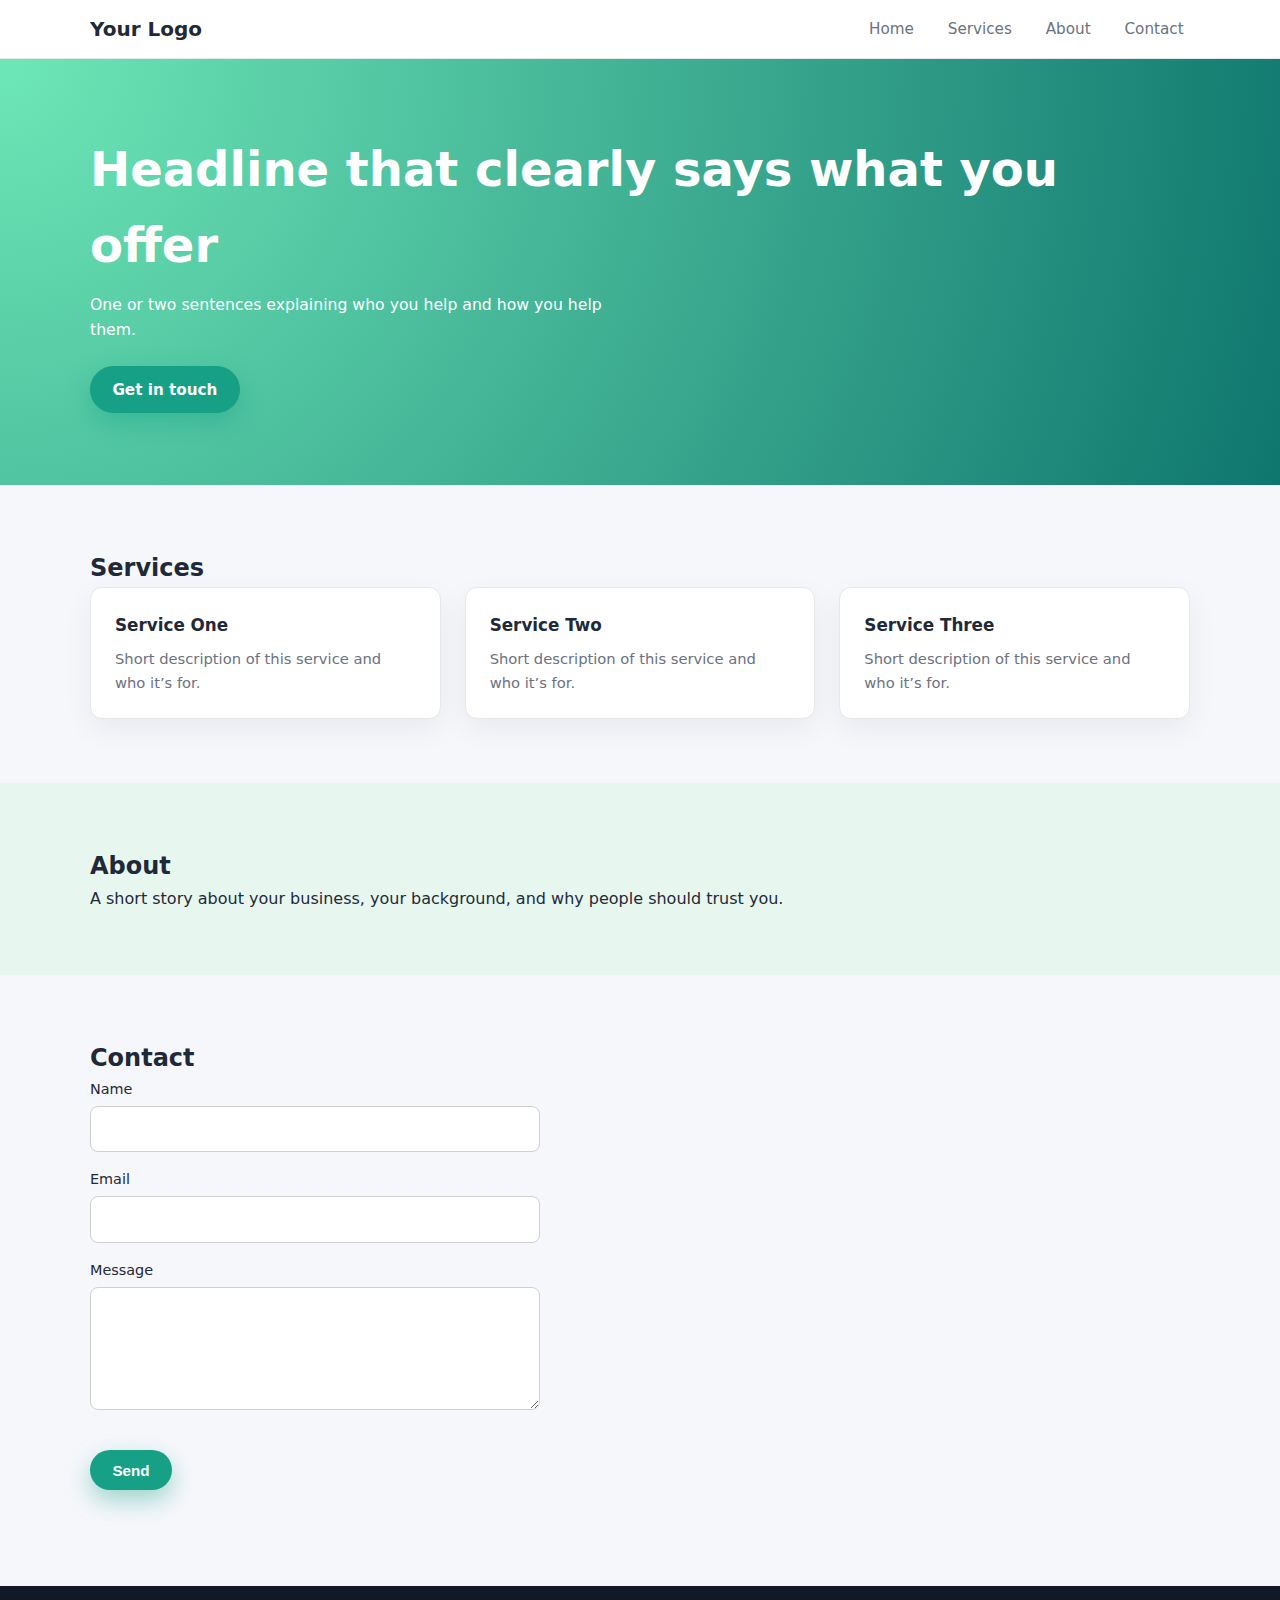
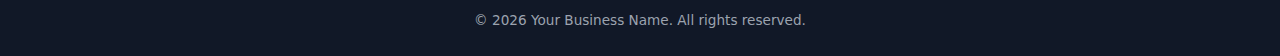
<file: index.html>
<!DOCTYPE html>
<html lang="en">
<head>
  <meta charset="UTF-8" />
  <title>Your Business Name</title>
  <meta name="viewport" content="width=device-width, initial-scale=1" />
  <meta name="description" content="Short description of what your business does." />

  <link rel="stylesheet" href="assets/css/styles.css" />
</head>
<body>
  <header class="site-header">
    <div class="container">
      <div class="logo">Your Logo</div>
      <nav class="nav">
        <a href="#home">Home</a>
        <a href="#services">Services</a>
        <a href="#about">About</a>
        <a href="#contact">Contact</a>
      </nav>
    </div>
  </header>

  <main>
    <!-- HERO SECTION -->
    <section id="home" class="hero">
      <div class="container hero-content">
        <div>
          <h1>Headline that clearly says what you offer</h1>
          <p>
            One or two sentences explaining who you help and how you help them.
          </p>
          <a href="#contact" class="btn-primary">Get in touch</a>
        </div>
      </div>
    </section>

    <!-- SERVICES SECTION -->
    <section id="services" class="section">
      <div class="container">
        <h2>Services</h2>
        <div class="grid-3">
          <article class="card">
            <h3>Service One</h3>
            <p>Short description of this service and who it’s for.</p>
          </article>
          <article class="card">
            <h3>Service Two</h3>
            <p>Short description of this service and who it’s for.</p>
          </article>
          <article class="card">
            <h3>Service Three</h3>
            <p>Short description of this service and who it’s for.</p>
          </article>
        </div>
      </div>
    </section>

    <!-- ABOUT SECTION -->
    <section id="about" class="section section-alt">
      <div class="container">
        <h2>About</h2>
        <p>
          A short story about your business, your background, and why people should trust you.
        </p>
      </div>
    </section>

    <!-- CONTACT SECTION -->
    <section id="contact" class="section">
      <div class="container">
        <h2>Contact</h2>
        <form class="contact-form">
          <div class="form-row">
            <label for="name">Name</label>
            <input id="name" name="name" type="text" required />
          </div>
          <div class="form-row">
            <label for="email">Email</label>
            <input id="email" name="email" type="email" required />
          </div>
          <div class="form-row">
            <label for="message">Message</label>
            <textarea id="message" name="message" rows="4" required></textarea>
          </div>
          <button type="submit" class="btn-primary">Send</button>
        </form>
      </div>
    </section>
  </main>

  <footer class="site-footer">
    <div class="container">
      <p>&copy; <span id="year"></span> Your Business Name. All rights reserved.</p>
    </div>
  </footer>

  <script src="assets/js/main.js"></script>
</body>
</html>
</file>
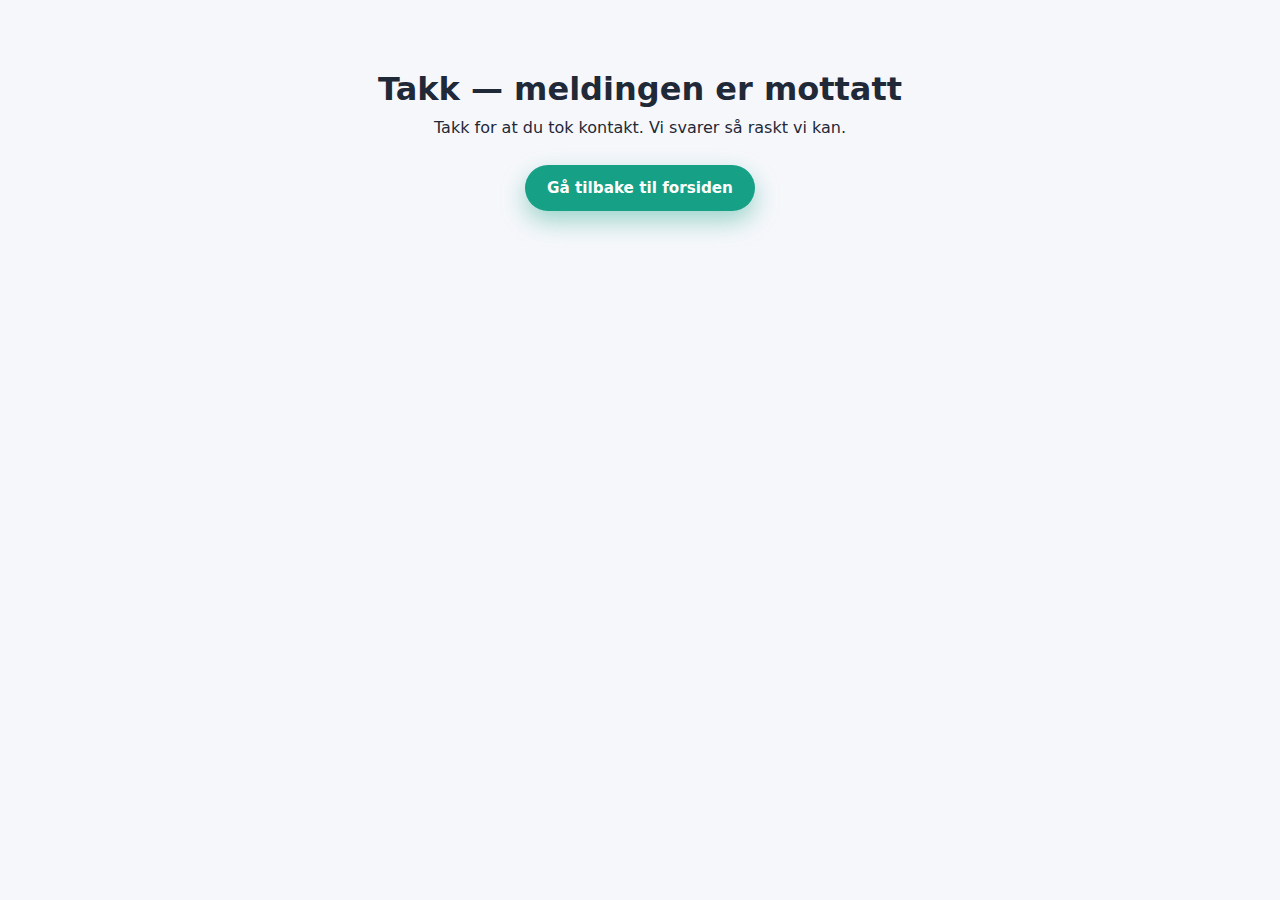
<file: success.html>
<!DOCTYPE html>
<html lang="en">
<head>
  <meta charset="UTF-8" />
  <meta name="viewport" content="width=device-width, initial-scale=1" />
  <title>Thank you — HelpU</title>
  <link rel="stylesheet" href="/assets/css/styles.css" />
</head>
<body>
  <main class="container" style="padding:4rem 0; text-align:center;">
    <h1>Takk — meldingen er mottatt</h1>
    <p>Takk for at du tok kontakt. Vi svarer så raskt vi kan.</p>
    <p><a class="btn-primary" href="/">Gå tilbake til forsiden</a></p>
  </main>
</body>
</html>
</file>
<file: assets/css/styles.css>
:root {
  --brand-teal: #16a085;
  --brand-teal-soft: #e7f7f0;
  --brand-teal-dark: #0f766e;
  --text-main: #1f2937;
  --text-muted: #6b7280;
  --bg-main: #f6f7fb;
  --bg-alt: #eef2f7;
  --card-bg: #ffffff;
  --border-subtle: #e5e7eb;
}

/* Reset / base */
*,
*::before,
*::after {
  box-sizing: border-box;
  margin: 0;
  padding: 0;
}

body {
  font-family: system-ui, -apple-system, BlinkMacSystemFont, "Segoe UI", sans-serif;
  line-height: 1.6;
  color: var(--text-main);
  background: var(--bg-main);
}

/* Layout helpers */
.container {
  width: min(1100px, 100% - 2rem);
  margin: 0 auto;
}

.section {
  padding: 4rem 0;
  scroll-margin-top: 80px;
}

.section-alt {
  background: var(--brand-teal-soft);
}

/* Simple grid helper */
.grid-3 {
  display: grid;
  grid-template-columns: repeat(auto-fit, minmax(220px, 1fr));
  gap: 1.5rem;
}

/* Header & nav */
.site-header {
  background: #ffffff;
  border-bottom: 1px solid var(--border-subtle);
  position: sticky;
  top: 0;
  z-index: 10;
}

.site-header .container {
  display: flex;
  align-items: center;
  justify-content: space-between;
  padding: 0.8rem 0;
}

.logo {
  display: flex;
  align-items: center;
  gap: 0.5rem;
  font-weight: 700;
  font-size: 1.25rem;
  color: var(--text-main);
}

.logo span {
  display: block;
  font-size: 0.75rem;
  font-weight: 400;
  color: var(--text-muted);
}

/* If you put the shield logo as an <img class="logo-mark"> */
.logo-mark {
  height: 32px;
  width: auto;
}

.nav a {
  margin-left: 1rem;
  text-decoration: none;
  color: var(--text-muted);
  font-size: 0.95rem;
  padding: 0.25rem 0.4rem;
  border-radius: 999px;
  transition: color 0.15s ease, background 0.15s ease;
}

.nav a:hover {
  color: var(--brand-teal-dark);
  background: rgba(22, 160, 133, 0.08);
}

/* Hero */
.hero {
  background: radial-gradient(circle at top left, #6ee7b7, var(--brand-teal-dark));
  color: #ffffff;
  padding: 4.5rem 0;
  scroll-margin-top: 80px;
}

.hero-content {
  display: flex;
  flex-direction: column;
  gap: 1.5rem;
}

.hero h1 {
  font-size: clamp(2rem, 3vw + 1rem, 3rem);
  margin-bottom: 0.5rem;
}

.hero h1 span {
  color: #bbf7d0; /* soft mint highlight */
}

.hero p {
  max-width: 35rem;
  font-size: 0.98rem;
}

.hero-badges {
  display: flex;
  flex-wrap: wrap;
  gap: 0.5rem;
  margin-top: 0.75rem;
}

.hero-badge {
  font-size: 0.8rem;
  padding: 0.3rem 0.7rem;
  border-radius: 999px;
  border: 1px solid rgba(255, 255, 255, 0.6);
  background: rgba(15, 23, 42, 0.2);
  backdrop-filter: blur(4px);
}

/* Cards */
.card {
  background: var(--card-bg);
  padding: 1.5rem;
  border-radius: 0.75rem;
  border: 1px solid var(--border-subtle);
  box-shadow: 0 10px 30px rgba(15, 23, 42, 0.06);
}

.card h3 {
  margin-bottom: 0.5rem;
  font-size: 1.05rem;
}

.card p {
  font-size: 0.92rem;
  color: var(--text-muted);
}

/* Checkpoint list */
.checkpoints {
  list-style: none;
  margin-top: 1.5rem;
  padding: 0;
}

.checkpoints li {
  padding: 0.5rem 0;
  padding-left: 1.5rem;
  position: relative;
  font-size: 0.95rem;
  color: var(--text-main);
}

.checkpoints li::before {
  content: "✓";
  position: absolute;
  left: 0;
  color: var(--brand-teal);
  font-weight: bold;
}

/* Buttons */
.btn-primary {
  display: inline-block;
  padding: 0.7rem 1.4rem;
  border-radius: 999px;
  border: none;
  text-decoration: none;
  background: var(--brand-teal);
  color: #ffffff;
  font-weight: 600;
  cursor: pointer;
  font-size: 0.95rem;
  box-shadow: 0 10px 25px rgba(22, 160, 133, 0.4);
  transition: transform 0.1s ease, box-shadow 0.1s ease, filter 0.1s ease;
  margin-top: 1.5rem;
}

.btn-primary:hover {
  transform: translateY(-1px);
  filter: brightness(0.95);
  box-shadow: 0 14px 35px rgba(22, 160, 133, 0.5);
}

.btn-secondary {
  display: inline-block;
  padding: 0.6rem 1.2rem;
  border-radius: 999px;
  border: 1px solid rgba(255, 255, 255, 0.7);
  text-decoration: none;
  background: transparent;
  color: #ffffff;
  font-size: 0.9rem;
  cursor: pointer;
  transition: background 0.15s ease, transform 0.1s ease;
}

.btn-secondary:hover {
  background: rgba(15, 23, 42, 0.25);
  transform: translateY(-1px);
}

/* Contact form / inputs */
.contact-form {
  max-width: 450px;
}

.form-row {
  display: flex;
  flex-direction: column;
  margin-bottom: 1rem;
}

label {
  font-size: 0.9rem;
  margin-bottom: 0.3rem;
  color: var(--text-main);
}

input,
textarea {
  padding: 0.6rem 0.8rem;
  border-radius: 0.5rem;
  border: 1px solid #d0d0d0;
  font: inherit;
  background: #ffffff;
}

input:focus,
textarea:focus {
  outline: 2px solid rgba(22, 160, 133, 0.5);
  border-color: var(--brand-teal);
}

/* Footer */
.site-footer {
  background: #111827;
  color: #9ca3af;
  padding: 1.5rem 0;
  font-size: 0.85rem;
  margin-top: 2rem;
  text-align: center;
}

/* Basic responsive tweaks */
@media (max-width: 768px) {
  .site-header .container {
    flex-direction: column;
    align-items: flex-start;
    gap: 0.4rem;
  }

  .hero {
    padding: 3.5rem 0;
  }

  .hero-content {
    gap: 1.2rem;
  }
}
</file>
